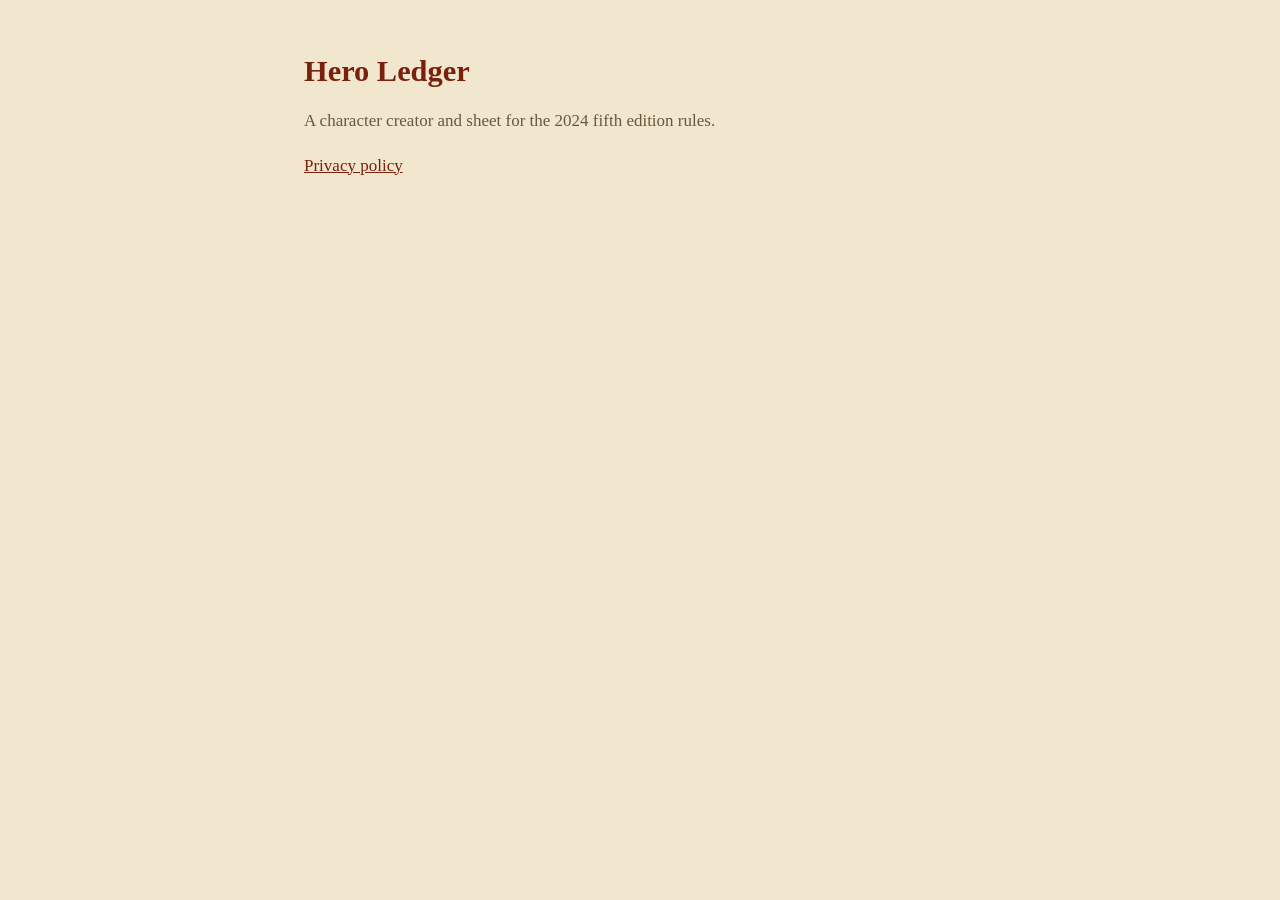
<file: index.html>
<!doctype html>
<html lang="en">
<head>
  <meta charset="utf-8">
  <meta name="viewport" content="width=device-width, initial-scale=1">
  <title>Hero Ledger</title>
  <link rel="stylesheet" href="/style.css">
</head>
<body>
  <main>
    <h1>Hero Ledger</h1>
    <p class="muted">A character creator and sheet for the 2024 fifth edition rules.</p>
    <p><a href="/hero-ledger/privacy/">Privacy policy</a></p>
  </main>
</body>
</html>
</file>
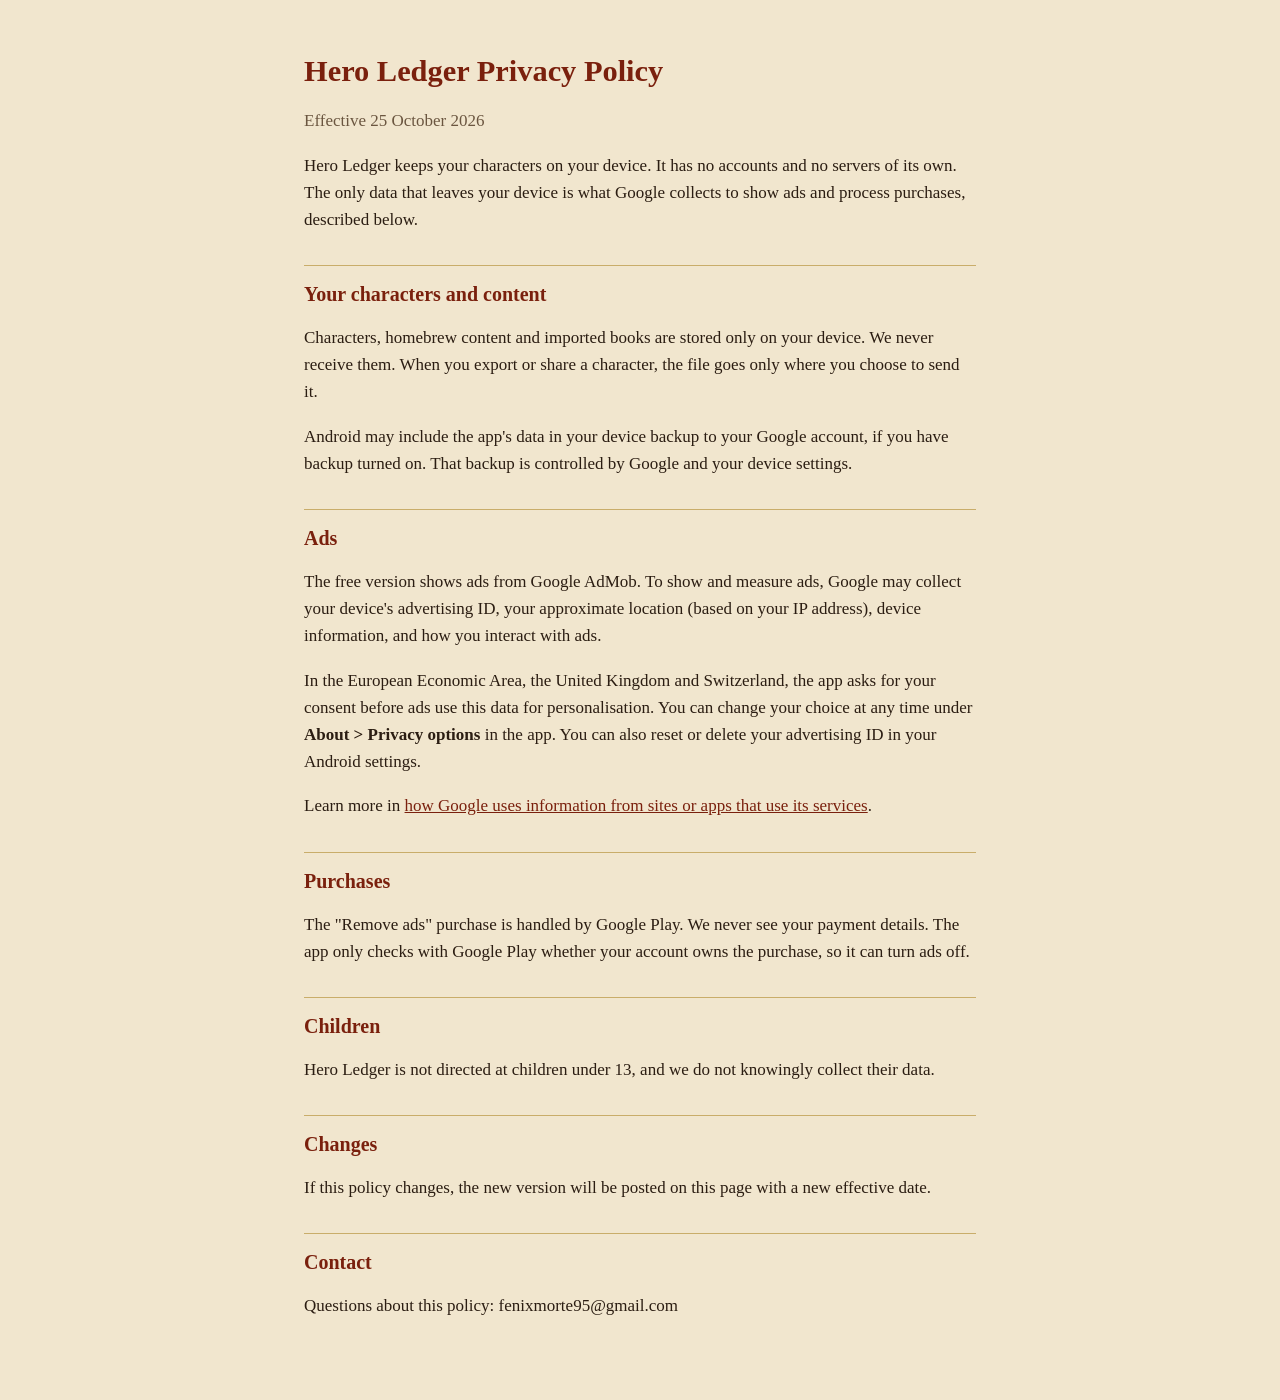
<file: hero-ledger/privacy/index.html>
<!doctype html>
<html lang="en">
<head>
  <meta charset="utf-8">
  <meta name="viewport" content="width=device-width, initial-scale=1">
  <title>Hero Ledger Privacy Policy</title>
  <link rel="stylesheet" href="/style.css">
</head>
<body>
  <main>
    <h1>Hero Ledger Privacy Policy</h1>
    <p class="muted">Effective 25 October 2026</p>

    <p>Hero Ledger keeps your characters on your device. It has no accounts and no servers of its own. The only data that leaves your device is what Google collects to show ads and process purchases, described below.</p>

    <h2>Your characters and content</h2>
    <p>Characters, homebrew content and imported books are stored only on your device. We never receive them. When you export or share a character, the file goes only where you choose to send it.</p>
    <p>Android may include the app's data in your device backup to your Google account, if you have backup turned on. That backup is controlled by Google and your device settings.</p>

    <h2>Ads</h2>
    <p>The free version shows ads from Google AdMob. To show and measure ads, Google may collect your device's advertising ID, your approximate location (based on your IP address), device information, and how you interact with ads.</p>
    <p>In the European Economic Area, the United Kingdom and Switzerland, the app asks for your consent before ads use this data for personalisation. You can change your choice at any time under <strong>About &gt; Privacy options</strong> in the app. You can also reset or delete your advertising ID in your Android settings.</p>
    <p>Learn more in <a href="https://policies.google.com/technologies/partner-sites">how Google uses information from sites or apps that use its services</a>.</p>

    <h2>Purchases</h2>
    <p>The "Remove ads" purchase is handled by Google Play. We never see your payment details. The app only checks with Google Play whether your account owns the purchase, so it can turn ads off.</p>

    <h2>Children</h2>
    <p>Hero Ledger is not directed at children under 13, and we do not knowingly collect their data.</p>

    <h2>Changes</h2>
    <p>If this policy changes, the new version will be posted on this page with a new effective date.</p>

    <h2>Contact</h2>
    <p>Questions about this policy: fenixmorte95@gmail.com</p>
  </main>
</body>
</html>
</file>
<file: style.css>
/* Colours match the app: parchment and ink in light mode, dark leather in dark mode. */
:root {
  --text: #2B1D12;
  --muted: #6B5640;
  --bg: #F1E6CE;
  --accent: #7A200D;
  --rule: #C9AD6A;
}
@media (prefers-color-scheme: dark) {
  :root {
    --text: #EEE5CE;
    --muted: #BCA988;
    --bg: #1C1714;
    --accent: #E0745A;
    --rule: #8C7340;
  }
}
body {
  margin: 0;
  background: var(--bg);
  color: var(--text);
  font: 17px/1.6 Georgia, 'Times New Roman', serif;
}
main {
  max-width: 42rem;
  margin: 0 auto;
  padding: 2rem 16px 4rem;
}
h1, h2 { color: var(--accent); line-height: 1.25; }
h1 { font-size: 1.9rem; margin-bottom: 0.25rem; }
h2 { font-size: 1.25rem; margin-top: 2rem; padding-top: 1rem; border-top: 1px solid var(--rule); }
a { color: var(--accent); }
.muted { color: var(--muted); }
</file>
